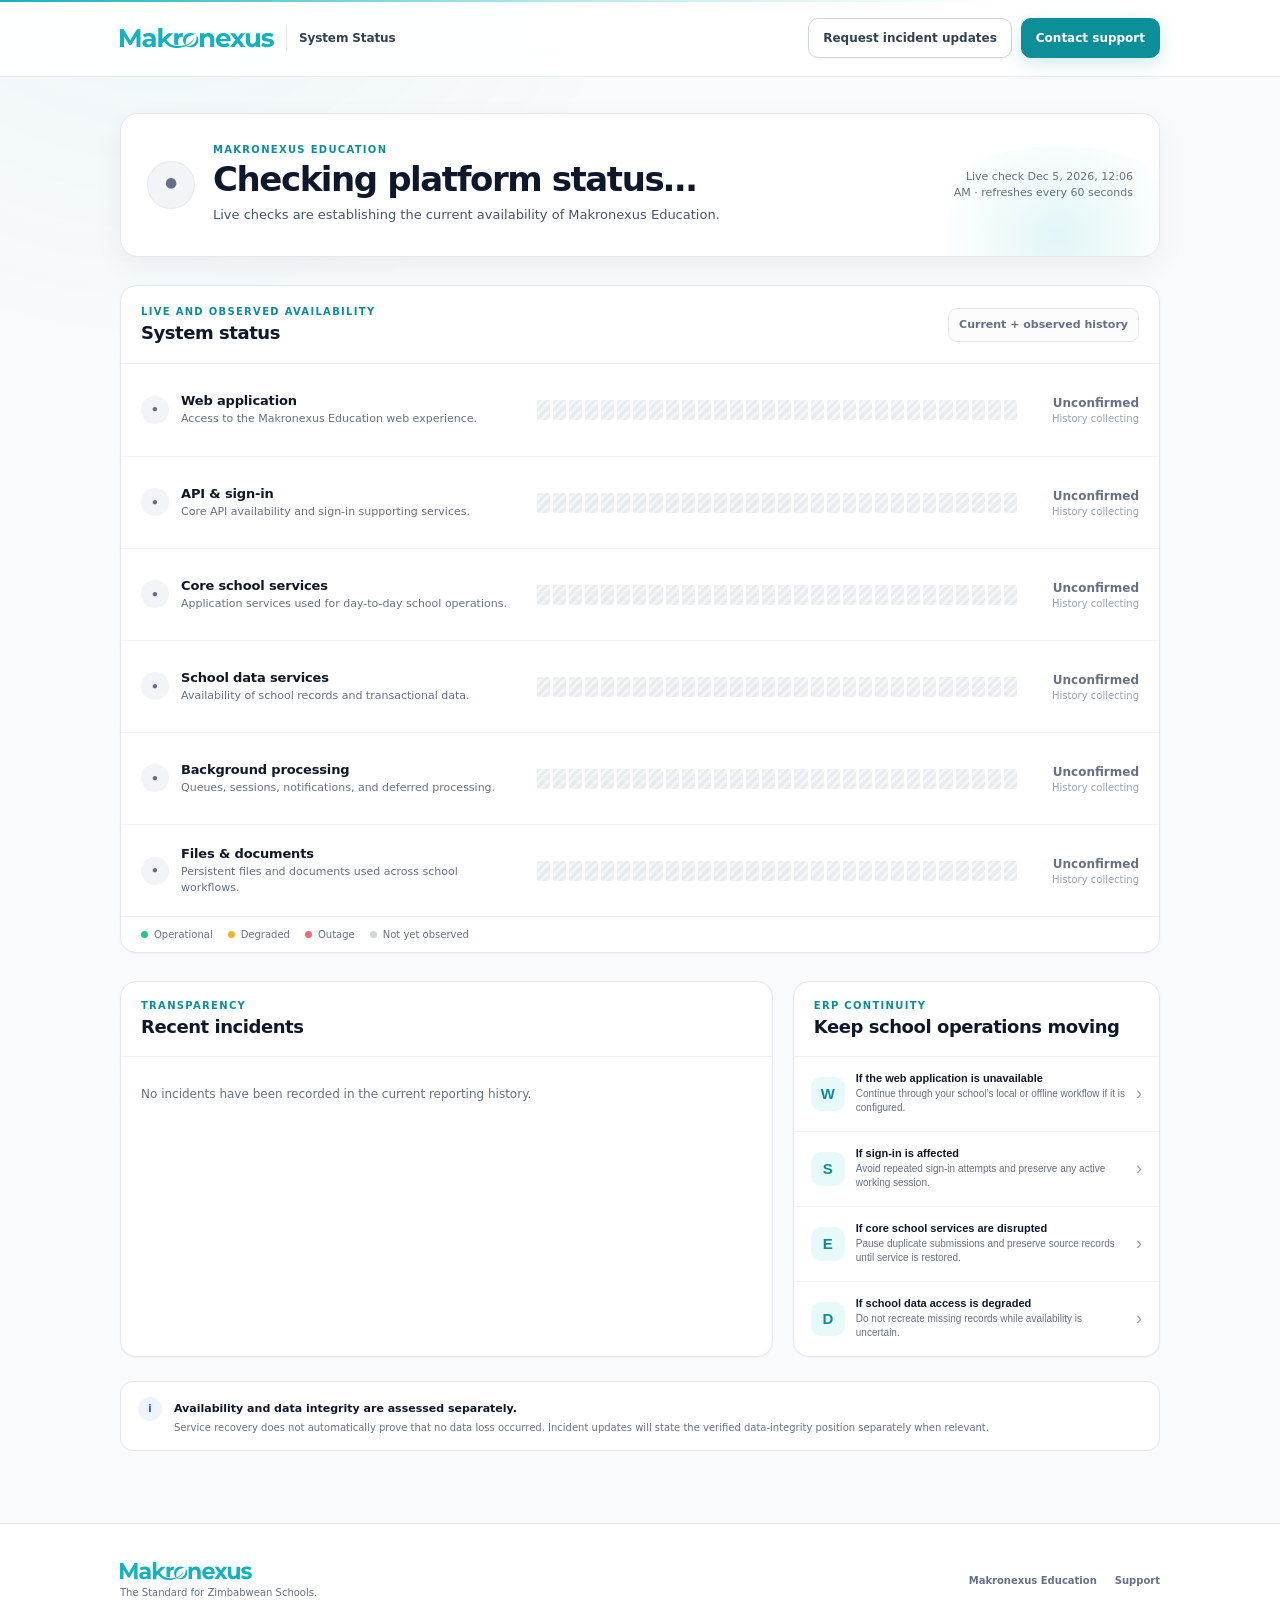
<file: index.html>
<!doctype html>
<html lang="en">
  <head>
    <meta charset="utf-8" />
    <meta name="viewport" content="width=device-width, initial-scale=1" />
    <meta name="color-scheme" content="light" />
    <meta name="theme-color" content="#ffffff" />
    <meta
      name="description"
      content="Independent service status for Makronexus Education."
    />
    <title>Makronexus System Status</title>
    <link rel="icon" href="./assets/mn-logo.svg" type="image/svg+xml" />
    <link rel="stylesheet" href="./assets/styles.css" />
  </head>
  <body>
    <header class="site-header">
      <div class="shell header-inner">
        <a
          class="brand"
          href="https://www.makronexus.com"
          rel="noreferrer"
          aria-label="Makronexus"
        >
          <img
            class="brand-wordmark"
            src="./assets/mn-wordmark.svg"
            alt="Makronexus"
          />
          <span class="brand-divider" aria-hidden="true"></span>
          <span class="brand-product">System Status</span>
        </a>

        <div class="header-actions">
          <a
            class="button button-secondary"
            href="mailto:support@makronexus.com?subject=Makronexus%20incident%20updates"
          >
            Request incident updates
          </a>
          <a
            class="button button-primary"
            href="mailto:support@makronexus.com?subject=Makronexus%20support"
          >
            Contact support
          </a>
        </div>
      </div>
    </header>

    <main class="shell page">
      <section id="overall-panel" class="overall-panel status-unknown" aria-live="polite">
        <div class="overall-icon" aria-hidden="true">•</div>
        <div class="overall-copy">
          <p class="eyebrow">Makronexus Education</p>
          <h1 id="overall-title">Checking platform status…</h1>
          <p id="overall-message">
            Live checks are establishing the current availability of Makronexus Education.
          </p>
        </div>
        <div id="last-checked" class="last-checked">Starting live checks…</div>
      </section>

      <section class="status-card" aria-labelledby="system-status-heading">
        <div class="card-heading">
          <div>
            <p class="section-kicker">Live and observed availability</p>
            <h2 id="system-status-heading">System status</h2>
          </div>
          <div class="history-period" aria-label="History period">
            <span>Current + observed history</span>
          </div>
        </div>

        <div id="service-list" class="service-list" aria-live="polite"></div>

        <div class="status-legend" aria-label="Status legend">
          <span><i class="legend-dot operational"></i>Operational</span>
          <span><i class="legend-dot degraded"></i>Degraded</span>
          <span><i class="legend-dot outage"></i>Outage</span>
          <span><i class="legend-dot unknown"></i>Not yet observed</span>
        </div>
      </section>

      <section id="active-incident-section" class="incident-card" hidden aria-labelledby="active-incident-heading">
        <div class="card-heading compact">
          <div>
            <p class="section-kicker">Current incident</p>
            <h2 id="active-incident-heading">Service disruption</h2>
          </div>
          <span id="active-incident-status" class="incident-badge">Investigating</span>
        </div>
        <div id="active-incident-body"></div>
      </section>

      <div class="lower-grid">
        <section class="timeline-card" aria-labelledby="incidents-heading">
          <div class="card-heading compact">
            <div>
              <p class="section-kicker">Transparency</p>
              <h2 id="incidents-heading">Recent incidents</h2>
            </div>
          </div>
          <div id="incidents" class="timeline"></div>
        </section>

        <section class="continuity-card" aria-labelledby="continuity-heading">
          <div class="card-heading compact">
            <div>
              <p class="section-kicker">ERP continuity</p>
              <h2 id="continuity-heading">Keep school operations moving</h2>
            </div>
          </div>
          <div id="continuity-guidance" class="guidance-list"></div>
        </section>
      </div>

      <section id="maintenance-section" class="timeline-card" hidden aria-labelledby="maintenance-heading">
        <div class="card-heading compact">
          <div>
            <p class="section-kicker">Planned work</p>
            <h2 id="maintenance-heading">Scheduled maintenance</h2>
          </div>
        </div>
        <div id="maintenance" class="timeline"></div>
      </section>

      <aside class="integrity-note">
        <div class="integrity-mark" aria-hidden="true">i</div>
        <div>
          <strong>Availability and data integrity are assessed separately.</strong>
          <p>
            Service recovery does not automatically prove that no data loss occurred.
            Incident updates will state the verified data-integrity position separately when relevant.
          </p>
        </div>
      </aside>
    </main>

    <footer class="site-footer">
      <div class="shell footer-inner">
        <div class="footer-brand">
          <img
            class="footer-wordmark"
            src="./assets/mn-wordmark.svg"
            alt="Makronexus"
          />
          <p>The Standard for Zimbabwean Schools.</p>
        </div>
        <nav class="footer-links" aria-label="Footer">
          <a href="https://education.makronexus.com">Makronexus Education</a>
          <a href="mailto:support@makronexus.com">Support</a>
        </nav>
      </div>
    </footer>

    <noscript>This status page requires JavaScript to load live monitoring data.</noscript>
    <script src="./assets/app.js" defer></script>
  </body>
</html>
</file>
<file: assets/styles.css>
:root {
  --ink: #0f172a;
  --muted: #667085;
  --muted-2: #98a2b3;
  --line: #e4e7ec;
  --line-strong: #d0d5dd;
  --surface: #ffffff;
  --page: #f8fafc;

  --brand: #13b3be;
  --brand-deep: #0b8e97;
  --brand-soft: #e8f9fa;

  --green: #0f9f6e;
  --green-soft: #e8f7f1;
  --amber: #c97a10;
  --amber-soft: #fff6e7;
  --red: #c83c52;
  --red-soft: #fff0f2;
  --blue: #2563eb;
  --blue-soft: #eef4ff;
  --grey-soft: #f2f4f7;

  --shadow-sm: 0 1px 2px rgba(16, 24, 40, 0.04);
  --shadow-md: 0 10px 30px rgba(16, 24, 40, 0.05);
}

* {
  box-sizing: border-box;
}

html {
  background: var(--page);
}

body {
  margin: 0;
  min-height: 100vh;
  background:
    radial-gradient(circle at 12% -10%, rgba(19, 179, 190, 0.06), transparent 32rem),
    var(--page);
  color: var(--ink);
  font-family:
    Inter,
    ui-sans-serif,
    system-ui,
    -apple-system,
    BlinkMacSystemFont,
    "Segoe UI",
    sans-serif;
  -webkit-font-smoothing: antialiased;
  text-rendering: optimizeLegibility;
}

a {
  color: inherit;
}

button,
a {
  -webkit-tap-highlight-color: transparent;
}

.shell {
  width: min(100% - 40px, 1040px);
  margin-inline: auto;
}

.site-header {
  position: sticky;
  top: 0;
  z-index: 30;
  border-bottom: 1px solid rgba(228, 231, 236, 0.9);
  background: rgba(255, 255, 255, 0.9);
  backdrop-filter: blur(20px);
}

.site-header::before {
  content: "";
  position: absolute;
  inset: 0 0 auto;
  height: 2px;
  background: linear-gradient(
    90deg,
    var(--brand),
    rgba(19, 179, 190, 0.28) 45%,
    transparent 78%
  );
}

.header-inner {
  min-height: 76px;
  display: flex;
  align-items: center;
  justify-content: space-between;
  gap: 24px;
}

.brand {
  min-width: 0;
  display: inline-flex;
  align-items: center;
  gap: 12px;
  text-decoration: none;
}

.brand-wordmark {
  display: block;
  width: 154px;
  height: auto;
}

.brand-divider {
  width: 1px;
  height: 26px;
  background: var(--line);
}

.brand-product {
  color: #344054;
  font-size: 12px;
  font-weight: 760;
  letter-spacing: -0.01em;
  white-space: nowrap;
}

.header-actions {
  display: flex;
  align-items: center;
  gap: 9px;
}

.button {
  min-height: 40px;
  display: inline-flex;
  align-items: center;
  justify-content: center;
  border-radius: 10px;
  padding: 0 14px;
  font-size: 12px;
  font-weight: 760;
  text-decoration: none;
  transition:
    transform 140ms ease,
    border-color 140ms ease,
    background 140ms ease;
}

.button:hover {
  transform: translateY(-1px);
}

.button-secondary {
  border: 1px solid var(--line-strong);
  background: white;
  color: #344054;
  box-shadow: var(--shadow-sm);
}

.button-secondary:hover {
  border-color: #b8c0cc;
  background: #fcfcfd;
}

.button-primary {
  border: 1px solid #0b8e97;
  background: #0d8f99;
  color: white;
  box-shadow: 0 6px 18px rgba(13, 143, 153, 0.18);
}

.button-primary:hover {
  background: #0a7c85;
}

.page {
  padding-block: 36px 72px;
}

.overall-panel {
  position: relative;
  overflow: hidden;
  display: grid;
  grid-template-columns: auto minmax(0, 1fr) auto;
  align-items: center;
  gap: 18px;
  min-height: 144px;
  border: 1px solid var(--line);
  border-radius: 18px;
  padding: 25px 26px;
  background: white;
  box-shadow: var(--shadow-md);
}

.overall-panel::after {
  content: "";
  position: absolute;
  inset: auto -50px -70px auto;
  width: 300px;
  height: 180px;
  border-radius: 50%;
  background: radial-gradient(circle, rgba(19, 179, 190, 0.12), transparent 70%);
  pointer-events: none;
}

.overall-panel.status-operational {
  border-color: #99e1cf;
  background:
    linear-gradient(135deg, rgba(232, 247, 241, 0.95), rgba(255, 255, 255, 0.94) 56%),
    white;
}

.overall-panel.status-degraded,
.overall-panel.status-maintenance {
  border-color: #f1d59a;
  background:
    linear-gradient(135deg, rgba(255, 246, 231, 0.95), rgba(255, 255, 255, 0.94) 56%),
    white;
}

.overall-panel.status-outage {
  border-color: #f0b6c0;
  background:
    linear-gradient(135deg, rgba(255, 240, 242, 0.96), rgba(255, 255, 255, 0.94) 56%),
    white;
}

.overall-icon {
  position: relative;
  z-index: 1;
  width: 48px;
  height: 48px;
  display: grid;
  place-items: center;
  border-radius: 50%;
  background: var(--grey-soft);
  color: #667085;
  font-size: 30px;
  line-height: 1;
  font-weight: 800;
  box-shadow: inset 0 0 0 1px rgba(102, 112, 133, 0.08);
}

.status-operational .overall-icon {
  background: var(--green);
  color: white;
}

.status-degraded .overall-icon,
.status-maintenance .overall-icon {
  background: var(--amber);
  color: white;
}

.status-outage .overall-icon {
  background: var(--red);
  color: white;
}

.overall-copy {
  position: relative;
  z-index: 1;
}

.eyebrow,
.section-kicker {
  margin: 0;
  color: var(--brand-deep);
  font-size: 10px;
  font-weight: 800;
  letter-spacing: 0.13em;
  text-transform: uppercase;
}

.overall-copy h1 {
  margin: 6px 0 7px;
  font-size: clamp(25px, 4vw, 34px);
  line-height: 1.08;
  letter-spacing: -0.042em;
}

.overall-copy p:last-child {
  max-width: 650px;
  margin: 0;
  color: #475467;
  font-size: 13px;
  line-height: 1.6;
}

.last-checked {
  position: relative;
  z-index: 1;
  max-width: 180px;
  color: var(--muted);
  font-size: 11px;
  line-height: 1.45;
  text-align: right;
}

.status-card,
.timeline-card,
.continuity-card,
.incident-card {
  margin-top: 28px;
  border: 1px solid var(--line);
  border-radius: 16px;
  background: white;
  box-shadow: var(--shadow-sm);
}

.card-heading {
  min-height: 78px;
  display: flex;
  align-items: center;
  justify-content: space-between;
  gap: 24px;
  border-bottom: 1px solid #eef0f3;
  padding: 18px 20px;
}

.card-heading.compact {
  min-height: 72px;
}

.card-heading h2 {
  margin: 5px 0 0;
  font-size: 18px;
  line-height: 1.2;
  letter-spacing: -0.025em;
}

.history-period {
  min-height: 34px;
  display: inline-flex;
  align-items: center;
  border: 1px solid var(--line);
  border-radius: 9px;
  padding: 0 10px;
  color: var(--muted);
  background: #fcfcfd;
  font-size: 11px;
  font-weight: 650;
}

.service-list {
  min-height: 72px;
}

.service-row {
  display: grid;
  grid-template-columns: minmax(210px, 1.05fr) minmax(260px, 1.35fr) 100px;
  align-items: center;
  gap: 22px;
  min-height: 92px;
  border-top: 1px solid #f0f2f4;
  padding: 15px 20px;
}

.service-row:first-child {
  border-top: 0;
}

.service-identity {
  min-width: 0;
  display: flex;
  align-items: center;
  gap: 12px;
}

.service-status-icon {
  width: 28px;
  height: 28px;
  flex: 0 0 auto;
  display: grid;
  place-items: center;
  border-radius: 50%;
  background: var(--grey-soft);
  color: var(--muted);
  font-size: 13px;
  font-weight: 900;
}

.service-status-icon.operational {
  background: var(--green);
  color: white;
}

.service-status-icon.degraded,
.service-status-icon.maintenance {
  background: var(--amber);
  color: white;
}

.service-status-icon.outage {
  background: var(--red);
  color: white;
}

.service-name {
  min-width: 0;
}

.service-name strong {
  display: block;
  color: #101828;
  font-size: 13px;
  font-weight: 760;
  letter-spacing: -0.012em;
}

.service-name span {
  display: block;
  margin-top: 3px;
  color: var(--muted);
  font-size: 11px;
  line-height: 1.4;
}

.history-strip {
  min-width: 0;
  display: grid;
  grid-template-columns: repeat(30, minmax(3px, 1fr));
  gap: 3px;
  align-items: center;
}

.history-bar {
  height: 20px;
  border-radius: 2px;
  background: #e9edf1;
}

.history-bar.operational {
  background: #22c795;
}

.history-bar.degraded,
.history-bar.maintenance {
  background: #f0b429;
}

.history-bar.outage {
  background: #ef6b78;
}

.history-bar.unknown {
  background:
    repeating-linear-gradient(
      135deg,
      #e8ebef,
      #e8ebef 3px,
      #f4f5f7 3px,
      #f4f5f7 6px
    );
}

.service-summary {
  text-align: right;
}

.service-summary strong {
  display: block;
  font-size: 12px;
  font-weight: 780;
}

.service-summary strong.operational {
  color: var(--green);
}

.service-summary strong.degraded,
.service-summary strong.maintenance {
  color: var(--amber);
}

.service-summary strong.outage {
  color: var(--red);
}

.service-summary strong.unknown {
  color: var(--muted);
}

.service-summary span {
  display: block;
  margin-top: 3px;
  color: var(--muted-2);
  font-size: 10px;
}

.status-legend {
  display: flex;
  flex-wrap: wrap;
  gap: 15px;
  border-top: 1px solid #eef0f3;
  padding: 12px 20px;
  color: var(--muted);
  font-size: 10px;
}

.status-legend span {
  display: inline-flex;
  align-items: center;
  gap: 6px;
}

.legend-dot {
  width: 7px;
  height: 7px;
  border-radius: 50%;
  background: #d0d5dd;
}

.legend-dot.operational {
  background: #22c795;
}

.legend-dot.degraded {
  background: #f0b429;
}

.legend-dot.outage {
  background: #ef6b78;
}

.legend-dot.unknown {
  background: #cfd5dc;
}

.lower-grid {
  display: grid;
  grid-template-columns: minmax(0, 1.28fr) minmax(290px, 0.72fr);
  gap: 20px;
}

.timeline,
.guidance-list {
  min-height: 160px;
}

.timeline-empty {
  padding: 28px 20px;
  color: var(--muted);
  font-size: 12px;
  line-height: 1.6;
}

.timeline-item {
  padding: 17px 20px;
  border-top: 1px solid #f0f2f4;
}

.timeline-item:first-child {
  border-top: 0;
}

.timeline-item-top {
  display: flex;
  align-items: flex-start;
  justify-content: space-between;
  gap: 18px;
}

.timeline-title {
  display: flex;
  align-items: center;
  gap: 8px;
  min-width: 0;
}

.timeline-title strong {
  font-size: 12px;
}

.timeline-meta {
  margin-top: 5px;
  color: var(--muted);
  font-size: 10px;
}

.timeline-copy {
  margin: 10px 0 0;
  color: #475467;
  font-size: 11px;
  line-height: 1.55;
}

.incident-badge {
  display: inline-flex;
  align-items: center;
  min-height: 26px;
  border-radius: 999px;
  padding: 0 9px;
  background: var(--blue-soft);
  color: #2f5fb5;
  font-size: 10px;
  font-weight: 800;
  white-space: nowrap;
}

.incident-badge.resolved {
  background: var(--green-soft);
  color: var(--green);
}

.incident-badge.monitoring {
  background: var(--amber-soft);
  color: var(--amber);
}

.incident-badge.investigating {
  background: var(--red-soft);
  color: var(--red);
}

.active-incident-content {
  padding: 18px 20px 20px;
}

.affected-services {
  display: flex;
  flex-wrap: wrap;
  gap: 7px;
  margin-top: 14px;
}

.affected-chip {
  border: 1px solid var(--line);
  border-radius: 999px;
  padding: 6px 9px;
  color: #475467;
  background: #fcfcfd;
  font-size: 10px;
  font-weight: 700;
}

.active-incident-content p {
  margin: 0;
  color: #475467;
  font-size: 12px;
  line-height: 1.6;
}

.guidance-item {
  border-top: 1px solid #f0f2f4;
}

.guidance-item:first-child {
  border-top: 0;
}

.guidance-button {
  width: 100%;
  display: grid;
  grid-template-columns: 34px minmax(0, 1fr) auto;
  align-items: center;
  gap: 11px;
  border: 0;
  background: transparent;
  padding: 15px 17px;
  color: inherit;
  text-align: left;
  cursor: pointer;
}

.guidance-icon {
  width: 34px;
  height: 34px;
  display: grid;
  place-items: center;
  border-radius: 10px;
  background: var(--brand-soft);
  color: var(--brand-deep);
  font-size: 15px;
  font-weight: 850;
}

.guidance-copy strong {
  display: block;
  font-size: 11px;
}

.guidance-copy span {
  display: block;
  margin-top: 3px;
  color: var(--muted);
  font-size: 10px;
  line-height: 1.45;
}

.guidance-chevron {
  color: var(--muted-2);
  font-size: 18px;
  transition: transform 140ms ease;
}

.guidance-button[aria-expanded="true"] .guidance-chevron {
  transform: rotate(90deg);
}

.guidance-detail {
  display: none;
  padding: 0 17px 16px 62px;
  color: #475467;
  font-size: 10px;
  line-height: 1.6;
}

.guidance-item.open .guidance-detail {
  display: block;
}

.integrity-note {
  display: flex;
  align-items: flex-start;
  gap: 12px;
  margin-top: 24px;
  border: 1px solid var(--line);
  border-radius: 13px;
  padding: 15px 17px;
  background: white;
}

.integrity-mark {
  width: 24px;
  height: 24px;
  flex: 0 0 auto;
  display: grid;
  place-items: center;
  border-radius: 50%;
  background: var(--blue-soft);
  color: var(--blue);
  font-size: 11px;
  font-weight: 900;
}

.integrity-note strong {
  font-size: 11px;
}

.integrity-note p {
  margin: 4px 0 0;
  color: var(--muted);
  font-size: 10px;
  line-height: 1.55;
}

.site-footer {
  border-top: 1px solid var(--line);
  background: white;
}

.footer-inner {
  min-height: 112px;
  display: flex;
  align-items: center;
  justify-content: space-between;
  gap: 28px;
}

.footer-brand {
  display: flex;
  flex-direction: column;
  align-items: flex-start;
}

.footer-wordmark {
  display: block;
  width: 132px;
  height: auto;
}

.footer-brand p {
  margin: 7px 0 0;
  color: var(--muted);
  font-size: 10px;
}

.footer-links {
  display: flex;
  gap: 18px;
}

.footer-links a {
  color: var(--muted);
  font-size: 10px;
  font-weight: 700;
  text-decoration: none;
}

.footer-links a:hover {
  color: var(--ink);
}

@media (max-width: 860px) {
  .service-row {
    grid-template-columns: minmax(190px, 1fr) minmax(180px, 1fr) 88px;
    gap: 14px;
  }

  .lower-grid {
    grid-template-columns: 1fr;
  }
}

@media (max-width: 720px) {
  .shell {
    width: min(100% - 26px, 1040px);
  }

  .header-inner {
    min-height: 68px;
  }

  .brand-wordmark {
    width: 132px;
  }

  .brand-product,
  .brand-divider,
  .header-actions .button-secondary {
    display: none;
  }

  .button {
    min-height: 36px;
    padding-inline: 11px;
  }

  .page {
    padding-block: 24px 50px;
  }

  .overall-panel {
    grid-template-columns: auto 1fr;
    align-items: start;
    padding: 20px;
  }

  .last-checked {
    grid-column: 1 / -1;
    max-width: none;
    padding-left: 66px;
    text-align: left;
  }

  .card-heading {
    align-items: flex-start;
    flex-direction: column;
    gap: 10px;
  }

  .history-period {
    min-height: 30px;
  }

  .service-row {
    grid-template-columns: 1fr auto;
    gap: 12px;
    min-height: 102px;
  }

  .history-strip {
    grid-column: 1 / -1;
    order: 3;
  }

  .service-summary {
    align-self: start;
  }

  .footer-inner {
    min-height: 0;
    align-items: flex-start;
    flex-direction: column;
    padding-block: 26px;
  }
}

@media (max-width: 460px) {
  .service-row {
    padding-inline: 15px;
  }

  .history-strip {
    gap: 2px;
  }

  .history-bar {
    height: 17px;
  }

  .header-actions .button-primary {
    font-size: 11px;
  }
}

@media (prefers-reduced-motion: reduce) {
  *,
  *::before,
  *::after {
    scroll-behavior: auto !important;
    transition: none !important;
  }
}
</file>
